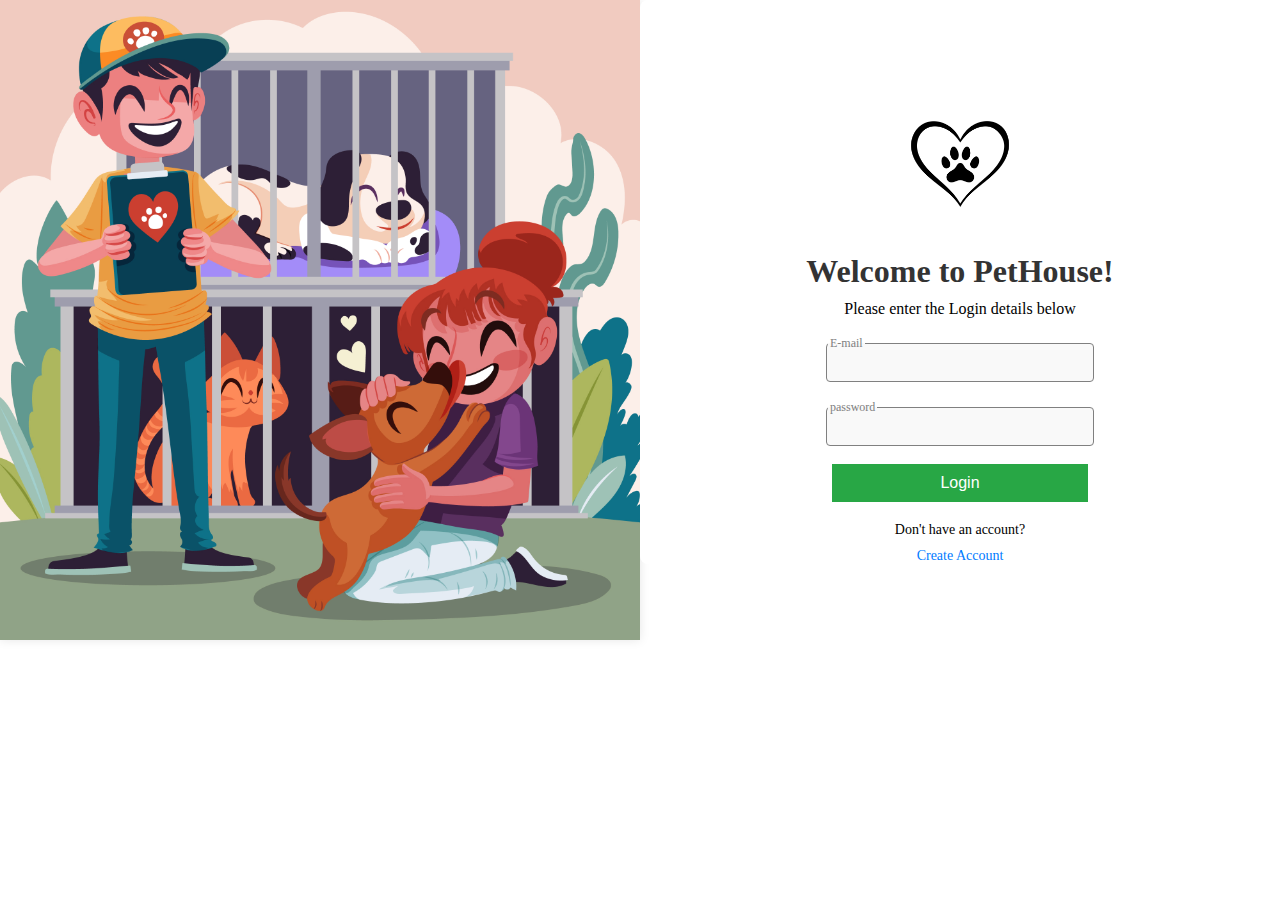
<file: index.html>
<!DOCTYPE html>
<html lang="en">

<head>
    <title>Login  Pet Rescue and Rehome Management System</title>
    <style>
        body {
            font-family:'Segoe UI Semibold';
            background-color: #ffffff;
            margin: 0;
            padding: 0;
            display: flex;

        }


        .loginbox {
        
            background-color: #fff;
            padding: 0px;
            padding-top: 100px;
            border-radius: 8px;
            width: 50%;
            height: 100%;
            text-align: center;
        }

        .loginbox h1 {
            color: #333;
            margin-bottom: 10px;
        }


        .loginbox input[type="email"],
        .loginbox input[type="password"] {
            width: 100%;
            padding: 0px;
            margin: 0;
            border:none;
            border-radius: 4px;
            font-size: 16px;
            border-style: none;
            background-color: #f9f9f9;         


        }
        input:focus {
         outline: none;
        }



        #f1,#f2{  
            background-color: #f9f9f9;         
            font-size: 12px;
            padding:none;
            text-align: left;
            padding-left: 1px;
            color: grey;
            border-color: grey;
            border-width: 1px;
            width: 40%;
            height: 50%;
            margin: auto;
            border-radius: 4px;
            transition: all .1s  ;

        }
        .loginbox input[type="submit"] {
            background-color: #28a745;
            color: white;
            border: none;
            padding: 10px 15px;
            cursor: pointer;
            font-size: 16px;
            width: 40%;
        }

        .loginbox input[type="submit"]:hover {
            background-color: #218838;
        }

        .loginbox a {
            display: block;
            margin-top: 10px;
            color: #007bff;
            text-decoration: none;
        }

        .loginbox a:hover {
            text-decoration: underline;
        }

        .signup {
            margin-top: 20px;
            font-size: 14px;
        }

        .signup a {
            color: #007bff;
        }

        .signup a:hover {
            text-decoration: underline;
        }

        .img1 {
            box-shadow: 0 0 10px rgba(0, 0, 0, 0.1);

            width: 50%;
            height:100%;
        }
        .img2{
            margin-top: 0px;
            width: 20%;

        }
    </style>
    <script>
        function embd(){
            document.getElementById("f1").style.color="#007bff";
            document.getElementById("f1").style.borderColor="#007bff";  
            document.getElementById("f1").style.borderWidth="2px"; 
            document.getElementById("f1").style.boxShadow="0px 0px 8px rgba(0, 123, 255, .5)";  
 

          }
          function pwbd(){
            document.getElementById("f2").style.color="#007bff";
            document.getElementById("f2").style.borderColor="#007bff";  
            document.getElementById("f2").style.borderWidth="2px";  
            document.getElementById("f2").style.boxShadow="0px 0px 8px rgba(0, 123, 255, .5)";  

          }
          function embdo(){
            document.getElementById("f1").style.color="grey";
            document.getElementById("f1").style.borderColor="grey";  
            document.getElementById("f1").style.borderWidth="1px";  
            document.getElementById("f1").style.boxShadow="none";  

          }
          function pwbdo(){
            document.getElementById("f2").style.color="grey";
            document.getElementById("f2").style.borderColor="grey"; 
            document.getElementById("f2").style.borderWidth="1px";  
            document.getElementById("f2").style.boxShadow="none";  

          }
    </script>
</head>

<body>
 
    <img src=./images/loginpage.jpg class="img1">

            <div class="loginbox">
                <img src="./images/logo.jpg" class="img2">
               <h1 >Welcome to PetHouse! </h1><div class="tex">Please enter the Login details below <br><br></div>
                                <form action="/login" method="POST">
                    <fieldset id="f1">
                    <legend>E-mail</legend>
                    <input type="email" name="email"  onfocus="embd()" onfocusout="embdo()" required>
                </fieldset><br>
                    <fieldset id="f2">
                    <legend>password</legend>
                    <input type="password" name="password" onfocus="pwbd()" onfocusout="pwbdo()" required>
                    </fieldset><br>
                    <input type="submit" value="Login">
                </form>
                <div class="signup">
                    Don't have an account? <a href="createacc.html">Create Account</a>
                </div>
            </div>



</body>

</html>
</file>
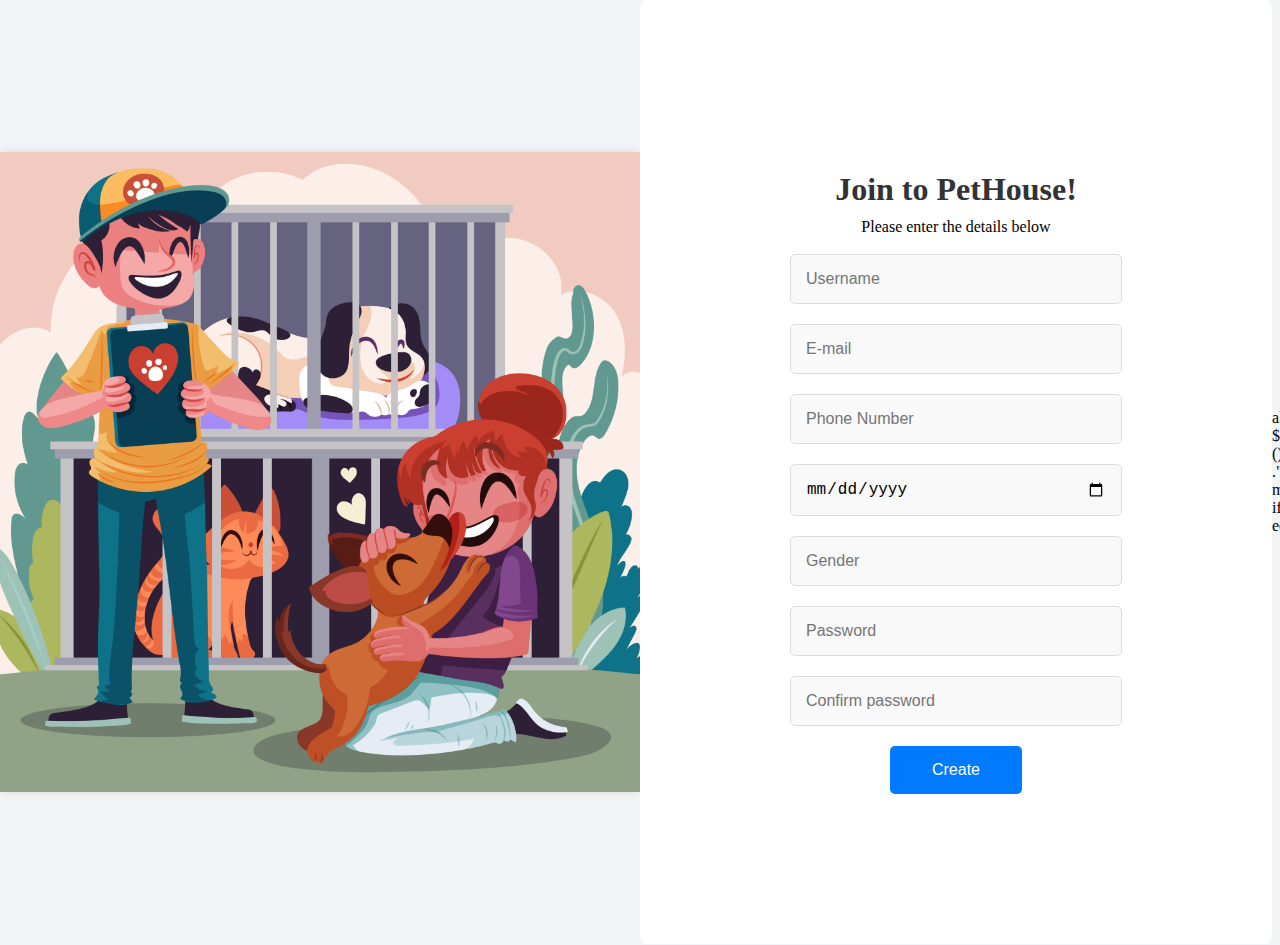
<file: createacc.html>
<!DOCTYPE html>
<html lang="en">

<head>
    <title>Login  Pet Rescue and Rehome Management System</title>
    <style>
        body {
            font-family:'Segoe UI Semibold';
            background-color: #f3f4f6;
            margin: 0;
            padding: 0;
            display: flex;
            align-items: center;
        }


        .loginbox {
            background-color: #fff;
            padding: 150px;
            border-radius: 8px;
            width: 50%;
            height: 100%;
            text-align: center;
        }

        .loginbox h1 {
            color: #333;
            margin-bottom: 10px;
        }


        .loginbox input{
            width: 300px;
            padding: 15px;
            margin-bottom: 20px;
            border-radius: 5px;
            border: 1px solid #ddd;
            font-size: 16px;
            background-color: #f9f9f9;
            transition: all 0.1s ease;
            
        }
        input:focus {
         outline:none;
         border-color: #007bff;
         border-width: 2px;
         box-shadow: 0px 0px 8px rgba(0, 123, 255, 0.2);

        }



        .loginbox button{
            background-color: #007bff;
            color: white;
            border: none;
            padding: 15px;
            font-size: 16px;
            border-radius: 5px;
            cursor: pointer;
            width: 40%;
            transition: background-color 0.3s ease;
        }

        .loginbox button:hover {
            background-color: #0056b3;
        }

        .loginbox a {
            display: block;
            color: #007bff;
            text-decoration: none;
        }

        .loginbox a:hover {
            text-decoration: underline;
        }

        .img1 {
            box-shadow: 0 0 10px rgba(0, 0, 0, 0.1);

            width: 50%;
            height:100%;
        }
        .img2{
            margin-top: 0px;
            width: 20%;

        }
    </style>
   
</head>

<body>
 
    <img src=./images/loginpage.jpg class="img1">
            <div class="loginbox">
               <h1 >Join to PetHouse! </h1>
               <div class="tex">Please enter the details below <br><br></div>
                  <form action="" method="POST">
                    <input type="text" name="username" placeholder="Username"  required><br>
                    <input type="email" name="email"  placeholder="E-mail" required><br>
                    <input type="text" name="number"  placeholder="Phone Number" required><br>
                    <input type="date" name="dob"  placeholder="Date of Birth" required><br>
                    <input type="text" name="gender"  placeholder="Gender" required><br>
                    <input type="password" name="password" placeholder="Password"  required><br>
                    <input type="password" name="password2" placeholder="Confirm password"  required><br>


                    <button type="submit" name="login" >Create</button>
                </form>
               
            </div>
        </body>

            <?php
            if(isset($_POST['login'])){
                if($_POST['password']!=$_POST['password2']){echo "<script>alert('Password not match') </script>";}

            $sql = "INSERT INTO customer () 
        VALUES (". $_POST['id'] .")";
        
        
            $result = mysqli_query($connection,$sql);
            if($result)echo"<script> alert('Registered Sucessfully') </script>";
            else echo"failed";

            }       

    
    
?>        

</html>
</file>
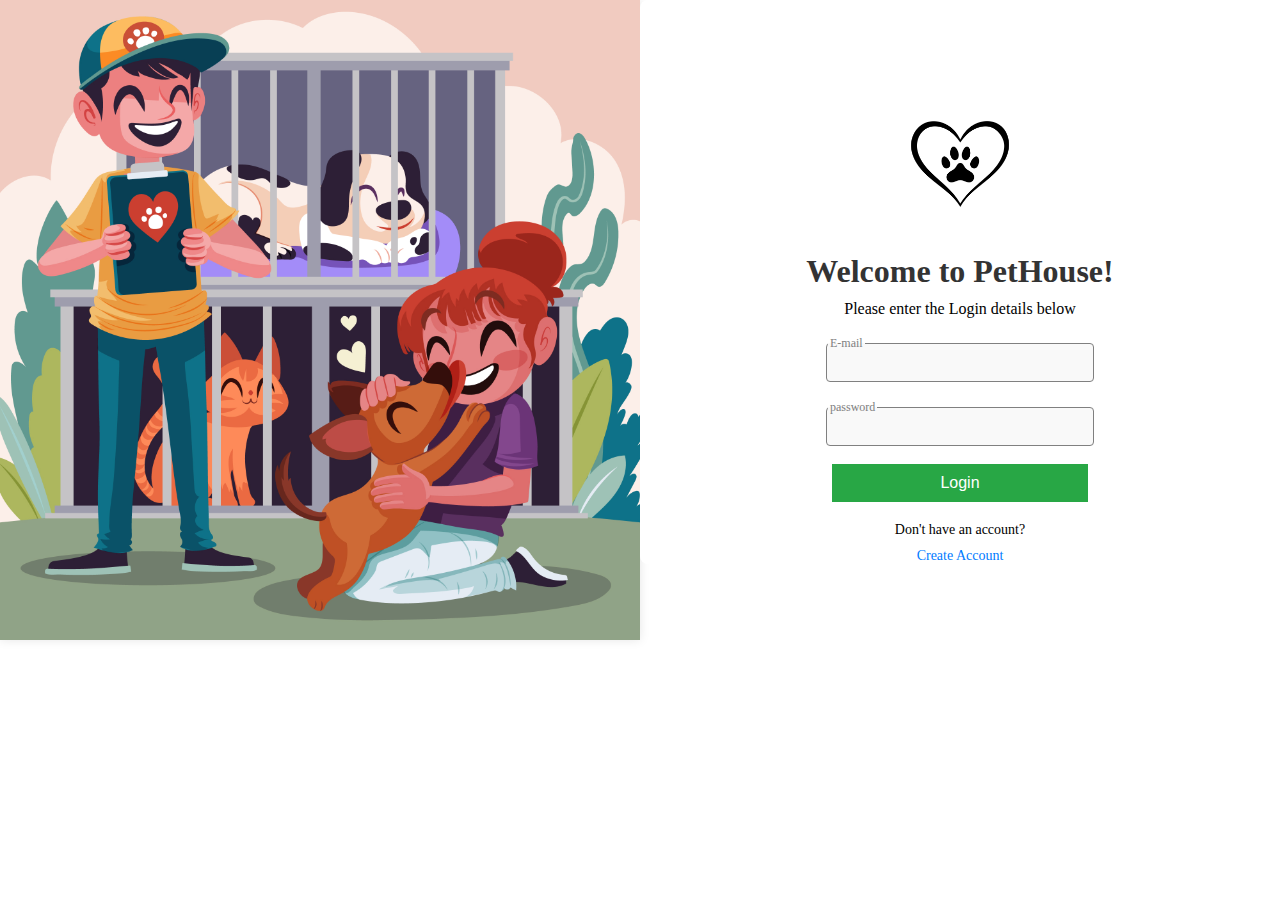
<file: Untitled-1.html>
<!DOCTYPE html>
<html lang="en">

<head>
    <title>Login  Pet Rescue and Rehome Management System</title>
    <style>
        body {
            font-family:'Segoe UI Semibold';
            background-color: #ffffff;
            margin: 0;
            padding: 0;
            display: flex;

        }


        .loginbox {
        
            background-color: #fff;
            padding: 0px;
            padding-top: 100px;
            border-radius: 8px;
            width: 50%;
            height: 100%;
            text-align: center;
        }

        .loginbox h1 {
            color: #333;
            margin-bottom: 10px;
        }


        .loginbox input[type="email"],
        .loginbox input[type="password"] {
            width: 100%;
            padding: 0px;
            margin: 0;
            border:none;
            border-radius: 4px;
            font-size: 16px;
            border-style: none;
            background-color: #f9f9f9;         


        }
        input:focus {
         outline: none;
        }



        #f1,#f2{  
            background-color: #f9f9f9;         
            font-size: 12px;
            padding:none;
            text-align: left;
            padding-left: 1px;
            color: grey;
            border-color: grey;
            border-width: 1px;
            width: 40%;
            height: 50%;
            margin: auto;
            border-radius: 4px;
            transition: all .1s  ;

        }
        .loginbox input[type="submit"] {
            background-color: #28a745;
            color: white;
            border: none;
            padding: 10px 15px;
            cursor: pointer;
            font-size: 16px;
            width: 40%;
        }

        .loginbox input[type="submit"]:hover {
            background-color: #218838;
        }

        .loginbox a {
            display: block;
            margin-top: 10px;
            color: #007bff;
            text-decoration: none;
        }

        .loginbox a:hover {
            text-decoration: underline;
        }

        .signup {
            margin-top: 20px;
            font-size: 14px;
        }

        .signup a {
            color: #007bff;
        }

        .signup a:hover {
            text-decoration: underline;
        }

        .img1 {
            box-shadow: 0 0 10px rgba(0, 0, 0, 0.1);

            width: 50%;
            height:100%;
        }
        .img2{
            margin-top: 0px;
            width: 20%;

        }
    </style>
    <script>
        function embd(){
            document.getElementById("f1").style.color="#007bff";
            document.getElementById("f1").style.borderColor="#007bff";  
            document.getElementById("f1").style.borderWidth="2px"; 
            document.getElementById("f1").style.boxShadow="0px 0px 8px rgba(0, 123, 255, .5)";  
 

          }
          function pwbd(){
            document.getElementById("f2").style.color="#007bff";
            document.getElementById("f2").style.borderColor="#007bff";  
            document.getElementById("f2").style.borderWidth="2px";  
            document.getElementById("f2").style.boxShadow="0px 0px 8px rgba(0, 123, 255, .5)";  

          }
          function embdo(){
            document.getElementById("f1").style.color="grey";
            document.getElementById("f1").style.borderColor="grey";  
            document.getElementById("f1").style.borderWidth="1px";  
            document.getElementById("f1").style.boxShadow="none";  

          }
          function pwbdo(){
            document.getElementById("f2").style.color="grey";
            document.getElementById("f2").style.borderColor="grey"; 
            document.getElementById("f2").style.borderWidth="1px";  
            document.getElementById("f2").style.boxShadow="none";  

          }
    </script>
</head>

<body>
 
    <img src=./images/loginpage.jpg class="img1">

            <div class="loginbox">
                <img src="./images/logo.jpg" class="img2">
               <h1 >Welcome to PetHouse! </h1><div class="tex">Please enter the Login details below <br><br></div>
                                <form action="/login" method="POST">
                    <fieldset id="f1">
                    <legend>E-mail</legend>
                    <input type="email" name="email"  onfocus="embd()" onfocusout="embdo()" required>
                </fieldset><br>
                    <fieldset id="f2">
                    <legend>password</legend>
                    <input type="password" name="password" onfocus="pwbd()" onfocusout="pwbdo()" required>
                    </fieldset><br>
                    <input type="submit" value="Login">
                </form>
                <div class="signup">
                    Don't have an account? <a href="createacc.php">Create Account</a>
                </div>
            </div>



</body>

</html>
</file>
